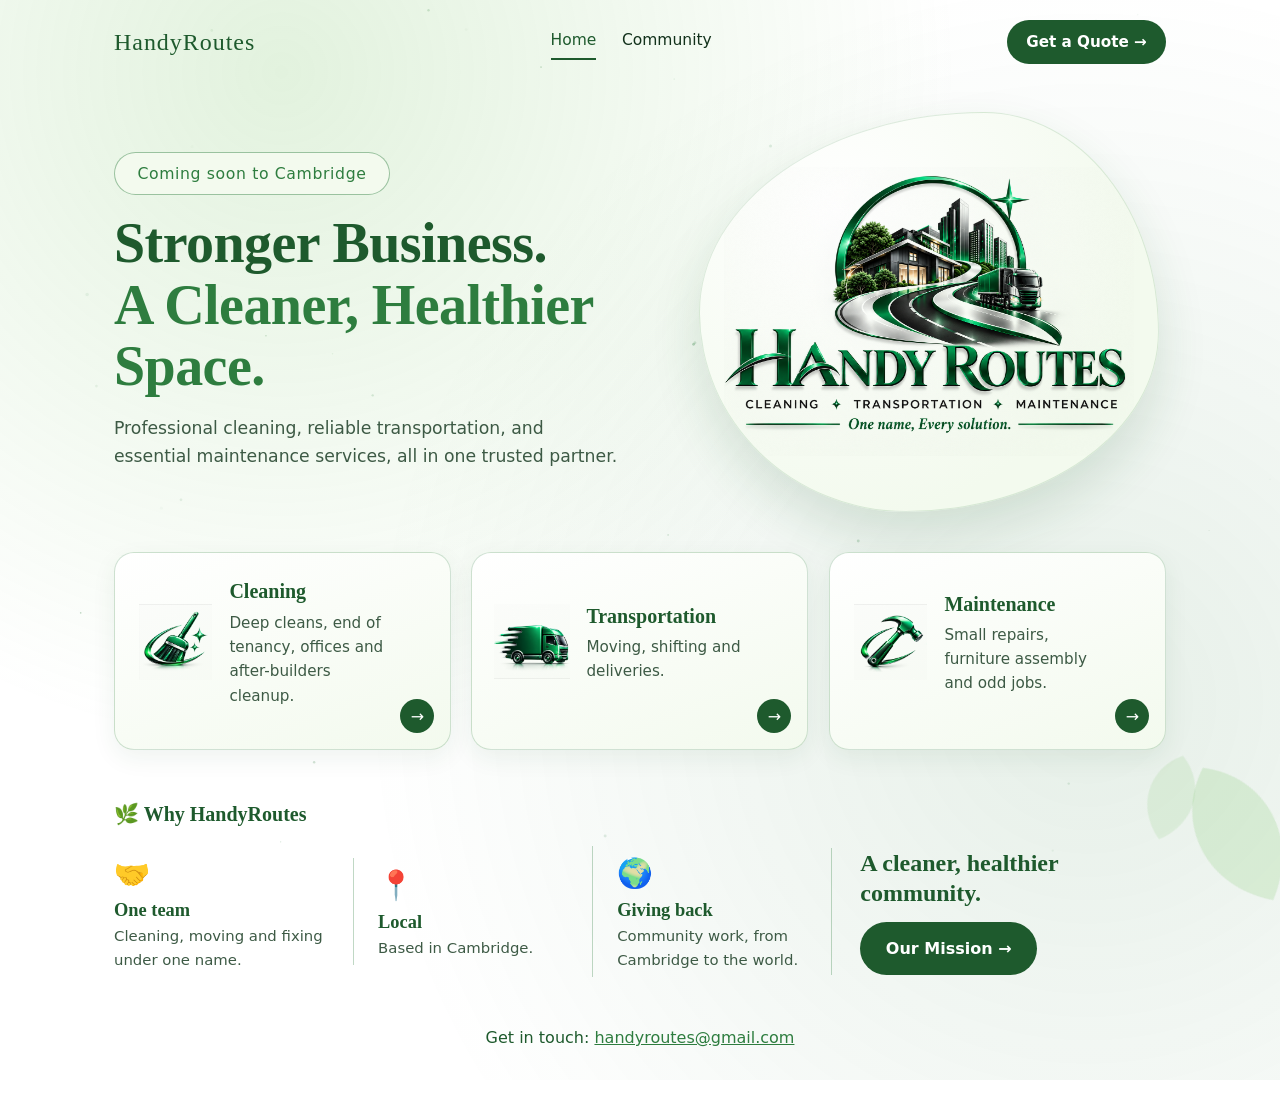
<file: index.html>
<!DOCTYPE html>
<html lang="en">
<head>
  <meta charset="UTF-8">
  <meta name="viewport" content="width=device-width, initial-scale=1.0">
  <title>HandyRoutes | Cleaning, Transportation and Maintenance in Cambridge</title>
  <meta name="description" content="HandyRoutes offers cleaning, transportation and maintenance in Cambridge. One name, every solution. Coming soon.">
  <meta name="theme-color" content="#2e7d3f">
  <link rel="stylesheet" href="home.css">
    <link rel="stylesheet" href="home.css">
  <link rel="stylesheet" href="topbar.css">
</head>
<body>
  <canvas id="dust" aria-hidden="true"></canvas>
  <div class="glow" aria-hidden="true"></div>

  <!-- Decorative leaves -->
  <svg class="leaf leaf-a" width="120" height="160" viewBox="0 0 120 160" aria-hidden="true">
    <path d="M60 155 C5 110 10 40 60 5 C110 40 115 110 60 155Z" fill="currentColor"/>
  </svg>
  <svg class="leaf leaf-b" width="70" height="93" viewBox="0 0 120 160" aria-hidden="true">
    <path d="M60 155 C5 110 10 40 60 5 C110 40 115 110 60 155Z" fill="currentColor"/>
  </svg>

   <header class="topbar">
    <a class="brand" href="index.html">HandyRoutes</a>
    <nav class="links" aria-label="Main">
      <a href="index.html" aria-current="page">Home</a>
      <a href="community.html">Community</a>
    </nav>
    <a class="nav-cta" href="mailto:handyroutes@gmail.com?subject=Quote%20request">Get a Quote &rarr;</a>
  </header>

  <main class="page">

    <!-- Hero -->
    <section class="hero">
      <div class="hero-text">
        <p class="status">Coming soon to Cambridge</p>
        <h1>Stronger Business.<span>A Cleaner, Healthier Space.</span></h1>
        <p class="lead">
          Professional cleaning, reliable transportation, and essential maintenance services, all in one trusted partner.
        </p>
    
      </div>

      <!-- To use a photo instead of the logo, replace the <img> below with:
           <img class="photo" src="images/hero.jpg" alt="Describe the photo"> -->
      <div class="hero-visual">
        <img class="logo" src="images/logo.jpg" alt="HandyRoutes. Cleaning, transportation, maintenance. One name, every solution.">
      </div>
    </section>

    <!-- Services -->
    <section class="services" id="services" aria-label="Our services">
      <div class="card">
        <img src="images/icon-cleaning.jpg" width="76" height="76" alt="">
        <div>
          <h2>Cleaning</h2>
          <p>Deep cleans, end of tenancy, offices and after-builders cleanup.</p>
        </div>
        <a class="go" href="mailto:handyroutes@gmail.com?subject=Cleaning%20quote" aria-label="Get a cleaning quote">&rarr;</a>
      </div>
      <div class="card">
        <img src="images/icon-transport.jpg" width="76" height="76" alt="">
        <div>
          <h2>Transportation</h2>
          <p>Moving, shifting and deliveries.</p>
        </div>
        <a class="go" href="mailto:handyroutes@gmail.com?subject=Transportation%20quote" aria-label="Get a transportation quote">&rarr;</a>
      </div>
      <div class="card">
        <img src="images/icon-maintenance.jpg" width="76" height="76" alt="">
        <div>
          <h2>Maintenance</h2>
          <p>Small repairs, furniture assembly and odd jobs.</p>
        </div>
        <a class="go" href="mailto:handyroutes@gmail.com?subject=Maintenance%20quote" aria-label="Get a maintenance quote">&rarr;</a>
      </div>
    </section>

    <!-- Mission -->
    <section class="why" id="mission" aria-label="Our mission">
      <h2 class="why-title">🌿 Why HandyRoutes</h2>
      <div class="why-grid">
        <div class="why-item">
          <span class="why-icon" aria-hidden="true">🤝</span>
          <h3>One team</h3>
          <p>Cleaning, moving and fixing under one name.</p>
        </div>
        <div class="why-item">
          <span class="why-icon" aria-hidden="true">📍</span>
          <h3>Local</h3>
          <p>Based in Cambridge.</p>
        </div>
        <div class="why-item">
          <span class="why-icon" aria-hidden="true">🌍</span>
          <h3>Giving back</h3>
          <p>Community work, from Cambridge to the world.</p>
        </div>
        <div class="why-cta">
          <p class="why-line">A cleaner, healthier community.</p>
          <a class="btn btn-solid" href="community.html">Our Mission &rarr;</a>
        </div>
      </div>
    </section>

    <p class="contact" id="contact">Get in touch: <a href="mailto:handyroutes@gmail.com">handyroutes@gmail.com</a></p>
  </main>
  <script src="script.js"></script>
</body>
</html>
</file>
<file: home.css>
:root {
  --white: #FFFFFF;
  --forest: #1e5a2d;
  --green: #2e7d3f;
  --leaf: #6fbf5a;
  --mist: #f3faee;
  --ink: #12311b;
  --soft: #3d5a45;
}

* {
  box-sizing: border-box;
  margin: 0;
  padding: 0;
}

html {
  background: var(--white);
  scroll-behavior: smooth;
}

body {
  font-family: system-ui, -apple-system, "Segoe UI", Roboto, Arial, sans-serif;
  background: var(--white);
  color: var(--ink);
  line-height: 1.6;
  overflow-x: hidden;
}

h1, h2, h3, .brand {
  font-family: Georgia, "Times New Roman", serif;
}

/* Background layers */
#dust {
  position: fixed;
  inset: 0;
  width: 100%;
  height: 100%;
  z-index: 0;
  pointer-events: none;
}

.glow {
  position: fixed;
  inset: -20%;
  z-index: 0;
  pointer-events: none;
  background:
    radial-gradient(circle at 30% 20%, rgba(111, 191, 90, 0.20), transparent 42%),
    radial-gradient(circle at 75% 70%, rgba(46, 125, 63, 0.12), transparent 45%);
  animation: drift 24s ease-in-out infinite alternate;
}

@keyframes drift {
  to { transform: translate3d(4%, 3%, 0) scale(1.08); }
}

/* Decorative leaves */
.leaf {
  position: fixed;
  z-index: 0;
  height: auto;
  color: var(--leaf);
  opacity: 0.22;
  pointer-events: none;
}

.leaf-a { right: -18px; bottom: -14px; width: 120px; transform: rotate(-28deg); opacity: 0.18; }
.leaf-b { right: 74px; bottom: 56px; width: 70px; transform: rotate(16deg); opacity: 0.13; }

/* Top bar */
.topbar {
  position: relative;
  z-index: 3;
  display: flex;
  align-items: center;
  justify-content: space-between;
  gap: 1rem 1.5rem;
  max-width: 1100px;
  margin: 0 auto;
  padding: 1.25rem 1.5rem 0;
}

.brand {
  font-size: 1.5rem;
  letter-spacing: 0.04em;
  color: var(--forest);
  text-decoration: none;
}

.links {
  display: flex;
  flex-wrap: wrap;
  gap: 0.4rem 1.6rem;
}

.links a {
  color: var(--ink);
  text-decoration: none;
  font-size: 0.97rem;
  padding: 0.3rem 0;
  border-bottom: 2px solid transparent;
  transition: color 0.25s ease, border-color 0.25s ease;
}

.links a:hover,
.links a[aria-current="page"] {
  color: var(--forest);
  border-bottom-color: var(--forest);
}

.page {
  position: relative;
  z-index: 1;
  max-width: 1100px;
  margin: 0 auto;
  padding: 1rem 1.5rem 4rem;
}

/* Buttons */
.btn {
  display: inline-block;
  padding: 0.85rem 1.6rem;
  border-radius: 999px;
  font-weight: 600;
  text-decoration: none;
  transition: transform 0.2s ease, box-shadow 0.2s ease, background 0.2s ease;
}

.btn:hover { transform: translateY(-2px); }
.btn-solid { background: var(--forest); color: #fff; }
.btn-solid:hover { box-shadow: 0 8px 20px rgba(30, 90, 45, 0.3); }
.btn-outline { border: 2px solid var(--forest); color: var(--forest); }
.btn-outline:hover { background: rgba(30, 90, 45, 0.08); }
.btn-small { padding: 0.6rem 1.2rem; font-size: 0.95rem; }

.btn-row {
  display: flex;
  flex-wrap: wrap;
  gap: 0.9rem;
  margin-top: 1.75rem;
}

/* Hero */
.hero {
  display: grid;
  grid-template-columns: 1.15fr 1fr;
  align-items: center;
  gap: 2rem;
  padding: 2rem 0 2.5rem;
}

.status {
  display: inline-block;
  margin-bottom: 1.1rem;
  padding: 0.5rem 1.4rem;
  border: 1px solid rgba(46, 125, 63, 0.45);
  border-radius: 999px;
  background: var(--mist);
  color: var(--green);
  font-size: 0.98rem;
  letter-spacing: 0.04em;
  animation: pulse 3.5s ease-in-out infinite;
}

@keyframes pulse {
  0%, 100% { box-shadow: 0 0 0 rgba(46, 125, 63, 0); }
  50% { box-shadow: 0 0 22px rgba(111, 191, 90, 0.45); }
}

.hero h1 {
  font-size: clamp(2.2rem, 4.8vw, 3.5rem);
  line-height: 1.1;
  font-weight: 700;
  color: var(--forest);
  letter-spacing: -0.01em;
}

.hero h1 span {
  display: block;
  color: var(--green);
  font-weight: 600;
}

.lead {
  margin-top: 1.1rem;
  max-width: 46ch;
  font-size: 1.08rem;
  color: var(--soft);
}

/* Hero visual: soft blob that holds the logo (or a photo) */
.hero-visual {
  justify-self: center;
  width: min(460px, 100%);
  aspect-ratio: 1.15;
  display: grid;
  place-items: center;
  padding: 1.5rem;
  overflow: hidden;
  background: radial-gradient(circle at 30% 25%, #ffffff, var(--mist) 70%);
  border: 1px solid rgba(46, 125, 63, 0.15);
  border-radius: 62% 38% 55% 45% / 50% 55% 45% 50%;
  box-shadow: 0 24px 50px rgba(30, 90, 45, 0.14);
}

.logo {
  display: block;
  width: 100%;
  height: auto;
  mix-blend-mode: multiply;
}

.hero-visual .photo {
  width: 100%;
  height: 100%;
  object-fit: cover;
}

/* Service tiles */
.services {
  display: grid;
  grid-template-columns: repeat(auto-fit, minmax(280px, 1fr));
  gap: 1.25rem;
  scroll-margin-top: 1rem;
}

.card {
  position: relative;
  display: grid;
  grid-template-columns: 76px 1fr;
  align-items: center;
  gap: 1rem;
  padding: 1.4rem 4rem 2.6rem 1.4rem;
  text-align: left;
  border: 1px solid rgba(46, 125, 63, 0.22);
  border-radius: 20px;
  background: linear-gradient(160deg, #ffffff, var(--mist));
  box-shadow: 0 8px 24px rgba(30, 90, 45, 0.07);
  overflow: hidden;
  will-change: transform;
  transition: transform 0.35s ease, border-color 0.35s ease, box-shadow 0.35s ease;
}

/* Soft spotlight that follows the cursor */
.card::before {
  content: "";
  position: absolute;
  inset: 0;
  background: radial-gradient(260px circle at var(--mx, 50%) var(--my, 0%), rgba(111, 191, 90, 0.22), transparent 70%);
  opacity: 0;
  transition: opacity 0.35s ease;
  pointer-events: none;
}

.card:hover {
  border-color: rgba(46, 125, 63, 0.6);
  box-shadow: 0 18px 40px rgba(30, 90, 45, 0.18), 0 0 28px rgba(111, 191, 90, 0.2);
}

.card:hover::before { opacity: 1; }

.card img {
  display: block;
  width: 76px;
  height: 76px;
  object-fit: contain;
  mix-blend-mode: multiply;
  transition: transform 0.4s ease;
}

.card:hover img { transform: translateY(-3px) scale(1.08); }

.card h2 {
  position: relative;
  color: var(--forest);
  font-size: 1.25rem;
  font-weight: 700;
  margin-bottom: 0.2rem;
}

.card p {
  position: relative;
  color: var(--soft);
  font-size: 0.95rem;
}

.go {
  position: absolute;
  right: 1rem;
  bottom: 1rem;
  display: grid;
  place-items: center;
  width: 34px;
  height: 34px;
  border-radius: 50%;
  background: var(--forest);
  color: #fff;
  text-decoration: none;
  transition: transform 0.2s ease;
}

.go:hover { transform: translateX(3px); }

/* Entrance: tiles rise one after another (only when JavaScript is running) */
.js .card:not(.in) { opacity: 0; }

.card.in {
  animation: rise 0.9s cubic-bezier(0.2, 0.7, 0.2, 1) both;
  animation-delay: calc(var(--i, 0) * 160ms);
}

@keyframes rise {
  from { opacity: 0; translate: 0 36px; }
  to { opacity: 1; translate: 0 0; }
}

/* Mission strip */
.why {
  margin-top: 3rem;
  scroll-margin-top: 1rem;
}

.why-title {
  font-size: 1.25rem;
  color: var(--forest);
  margin-bottom: 1rem;
}

.why-grid {
  display: grid;
  grid-template-columns: repeat(3, 1fr) 1.4fr;
  align-items: center;
}

.why-item {
  padding: 0.25rem 1.5rem;
  border-left: 1px solid rgba(46, 125, 63, 0.3);
}

.why-item:first-child {
  padding-left: 0;
  border-left: 0;
}

.why-icon { font-size: 1.8rem; }

.why-item h3 {
  font-size: 1.15rem;
  color: var(--forest);
}

.why-item p {
  font-size: 0.93rem;
  color: var(--soft);
}

.why-cta {
  padding-left: 1.75rem;
  border-left: 1px solid rgba(46, 125, 63, 0.3);
}

.why-line {
  margin-bottom: 0.9rem;
  font-family: Georgia, "Times New Roman", serif;
  font-size: 1.5rem;
  line-height: 1.25;
  font-weight: 700;
  color: var(--forest);
}

.contact {
  margin-top: 3rem;
  text-align: center;
  color: var(--forest);
}

a { color: var(--green); }

a:focus-visible,
.btn:focus-visible,
.go:focus-visible {
  outline: 2px solid var(--leaf);
  outline-offset: 3px;
}

/* Mobile */
@media (max-width: 820px) {
  .topbar { flex-wrap: wrap; justify-content: space-between; }
  .links { order: 3; width: 100%; justify-content: center; }
  .hero { grid-template-columns: 1fr; text-align: center; }
  .lead { margin-left: auto; margin-right: auto; }
  .btn-row { justify-content: center; }
  .why-grid { grid-template-columns: 1fr; gap: 1rem; text-align: center; }
  .why-item, .why-item:first-child, .why-cta { padding: 0; border-left: 0; }
}

@media (prefers-reduced-motion: reduce) {
  .glow,
  .status { animation: none; }
  .js .card:not(.in) { opacity: 1; }
  .card.in { animation: none; }
  html { scroll-behavior: auto; }
}
</file>
<file: topbar.css>
/* Shared top bar + page transition. Load this on every page. */
@view-transition { navigation: auto; }

.topbar,
.topbar * { box-sizing: border-box; }

.topbar {
  position: relative;
  z-index: 3;
  display: flex;
  flex-wrap: wrap;
  align-items: center;
  justify-content: space-between;
  gap: 1rem 1.5rem;
  max-width: 1100px;
  margin: 0 auto;
  padding: 1.25rem 1.5rem 0;
  view-transition-name: topbar; /* keeps the bar steady while the page fades */
}

.topbar .brand {
  font-family: Georgia, "Times New Roman", serif;
  font-size: 1.5rem;
  letter-spacing: 0.04em;
  color: #1e5a2d;
  text-decoration: none;
}

.topbar .links {
  display: flex;
  flex-wrap: wrap;
  gap: 0.4rem 1.6rem;
}

.topbar .links a {
  padding: 0.3rem 0;
  font-size: 0.97rem;
  color: #12311b;
  text-decoration: none;
  border-bottom: 2px solid transparent;
  transition: color 0.25s ease, border-color 0.25s ease;
}

.topbar .links a:hover,
.topbar .links a[aria-current="page"] {
  color: #1e5a2d;
  border-bottom-color: #1e5a2d;
}

.topbar .nav-cta {
  padding: 0.6rem 1.2rem;
  font-size: 0.95rem;
  font-weight: 600;
  color: #fff;
  background: #1e5a2d;
  border-radius: 999px;
  text-decoration: none;
  transition: transform 0.2s ease, box-shadow 0.2s ease;
}

.topbar .nav-cta:hover {
  transform: translateY(-2px);
  box-shadow: 0 8px 20px rgba(30, 90, 45, 0.3);
}

.topbar a:focus-visible {
  outline: 2px solid #6fbf5a;
  outline-offset: 3px;
}

@media (max-width: 820px) {
  .topbar .links { order: 3; width: 100%; justify-content: center; }
}

/* Page fade */
::view-transition-old(root),
::view-transition-new(root) { animation-duration: 0.35s; }

@media (prefers-reduced-motion: reduce) {
  ::view-transition-group(*),
  ::view-transition-old(*),
  ::view-transition-new(*) { animation: none !important; }
}
</file>
